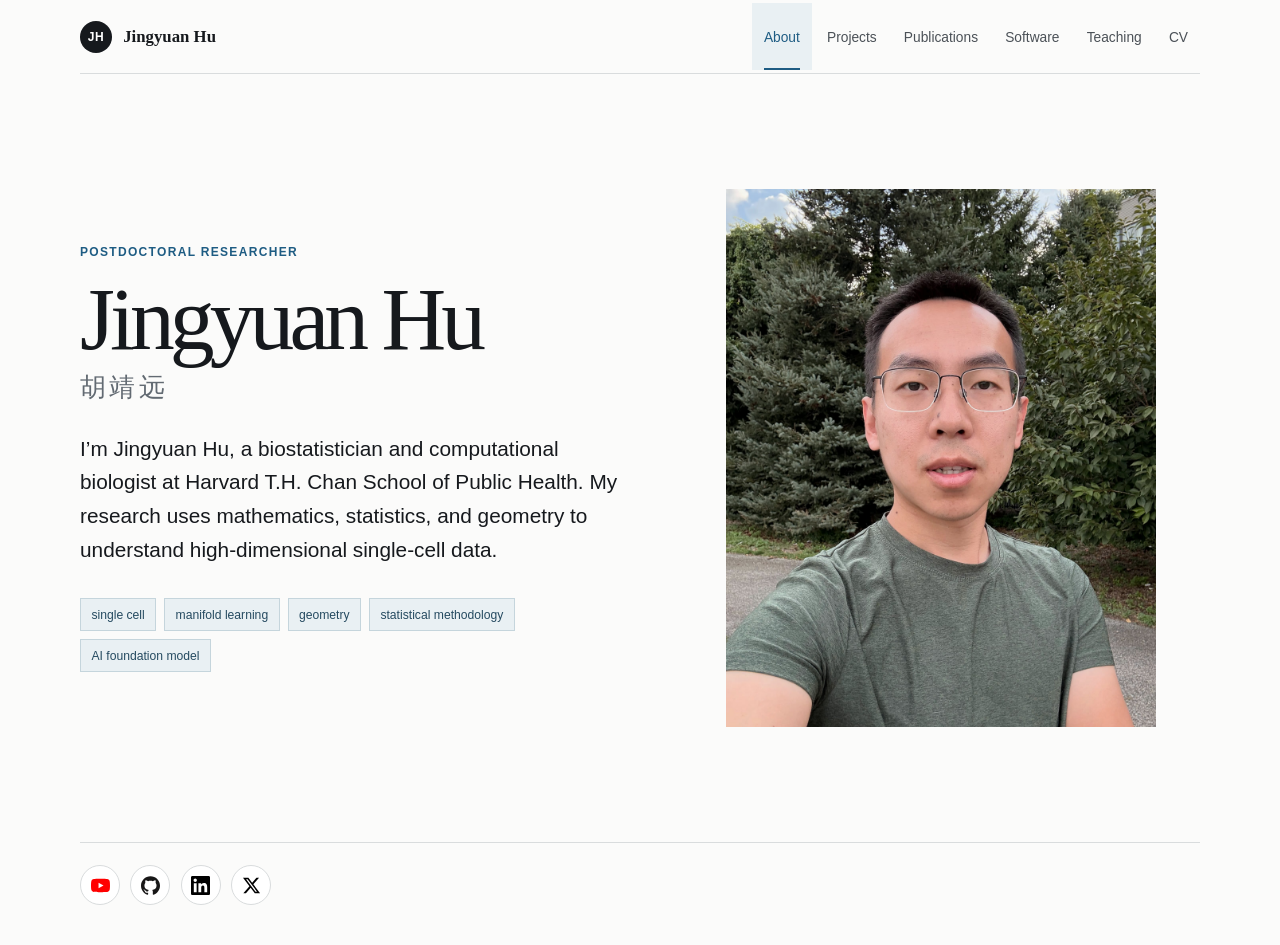
<file: index.html>
<!DOCTYPE html><html lang="en"><head><meta charSet="utf-8"/><meta name="viewport" content="width=device-width, initial-scale=1"/><link rel="stylesheet" href="/_next/static/css/index.BpbihxzP.css" data-rsc-css-href="/_next/static/css/index.BpbihxzP.css" data-precedence="vite-rsc/importer-resources"/><link rel="modulepreload" fetchPriority="low" href="/_next/static/chunks/index-BHy3mYv8-fm20260924.js"/><script src="/_next/static/chunks/rolldown-runtime-C60lm6uB-fm20260924.js" type="module" async=""></script><script src="/_next/static/chunks/framework-D_rUT4EX-fm20260924.js" type="module" async=""></script><link rel="modulepreload" href="/_next/static/chunks/layout-segment-context-BvZlkiPb-fm20260924.js" crossorigin=""/><link rel="modulepreload" href="/_next/static/chunks/page-B-BBnD4R-fm20260924.js" crossorigin=""/><title>Jingyuan Hu — Biostatistics &amp; Computational Biology</title><meta name="description" content="Jingyuan Hu is a biostatistician and computational biologist at Harvard T.H. Chan School of Public Health."/><meta name="robots" content="index, follow"/><link rel="canonical" href="https://jingyuanhu01.github.io"/><script type="application/ld+json">{"@context":"https://schema.org","@type":"ProfilePage","url":"https://jingyuanhu01.github.io/","mainEntity":{"@type":"Person","@id":"https://jingyuanhu01.github.io/#jingyuan-hu","name":"Jingyuan Hu","alternateName":"胡靖远","url":"https://jingyuanhu01.github.io/","image":"https://jingyuanhu01.github.io/jingyuan-hu-portrait-dim-3pct.jpg","jobTitle":"Postdoctoral Research Fellow","affiliation":{"@type":"Organization","name":"Harvard T.H. Chan School of Public Health","url":"https://hsph.harvard.edu/"},"alumniOf":[{"@type":"CollegeOrUniversity","name":"Baylor College of Medicine"},{"@type":"CollegeOrUniversity","name":"The George Washington University"}],"knowsAbout":["Biostatistics","Computational biology","Single-cell genomics","Manifold learning","Differential geometry","Random matrix theory","Biological foundation models"],"sameAs":["https://hsph.harvard.edu/profile/jingyuan-hu/","https://scholar.google.com/citations?user=uGrHkfoAAAAJ&hl=en","https://www.youtube.com/@JingyuanHu01","https://github.com/jingyuanhu01","https://www.linkedin.com/in/jingyuan-hu/","https://x.com/JasperHu1"]}}</script><script>Object.assign(((self[Symbol.for("vinext.navigationRuntime")]??={bootstrap:{routeManifest:null},functions:{}}).bootstrap.rsc??={rsc:[]}),{params:{},nav:{"pathname":"/","searchParams":[]}})</script><link rel="modulepreload" href="/_next/static/chunks/index-BHy3mYv8-fm20260924.js" />
</head><body><div class="page-shell"><div class="portfolio-tabs"><header class="site-header"><button class="wordmark" type="button" aria-label="Jingyuan Hu, home"><span class="monogram">JH</span><span>Jingyuan Hu</span></button><div class="site-tabs" role="tablist" aria-label="Portfolio sections"><button id="tab-about" type="button" role="tab" aria-selected="true" aria-controls="panel-about" tabindex="0" class="site-tab">about</button><button id="tab-projects" type="button" role="tab" aria-selected="false" aria-controls="panel-projects" tabindex="-1" class="site-tab">projects</button><button id="tab-publications" type="button" role="tab" aria-selected="false" aria-controls="panel-publications" tabindex="-1" class="site-tab">publications</button><button id="tab-software" type="button" role="tab" aria-selected="false" aria-controls="panel-software" tabindex="-1" class="site-tab">software</button><button id="tab-teaching" type="button" role="tab" aria-selected="false" aria-controls="panel-teaching" tabindex="-1" class="site-tab">teaching</button><button id="tab-cv" type="button" role="tab" aria-selected="false" aria-controls="panel-cv" tabindex="-1" class="site-tab">CV</button></div></header><main class="tab-stage"><div id="panel-about" role="tabpanel" aria-labelledby="tab-about" class="tab-panel"><section id="about" class="opening"><div class="intro-copy"><p class="overline">Postdoctoral researcher</p><h1>Jingyuan Hu <span>胡靖远</span></h1><p class="introduction">I’m Jingyuan Hu, a biostatistician and computational biologist at Harvard T.H. Chan School of Public Health. My research uses mathematics, statistics, and geometry to understand high-dimensional single-cell data.</p><ul class="keywords" aria-label="Research keywords"><li>single cell</li><li>manifold learning</li><li>geometry</li><li>statistical methodology</li><li>AI foundation model</li></ul></div><figure class="portrait"><img src="/jingyuan-hu-portrait-dim-3pct.jpg" alt="Jingyuan Hu outdoors"/></figure></section></div><div id="panel-projects" role="tabpanel" aria-labelledby="tab-projects" hidden="" class="tab-panel"><section id="projects" class="selected" aria-labelledby="projects-title"><div class="section-label"><p>Projects</p><h2 id="projects-title">Research interests</h2></div><div class="theme-list"><article class="has-thumbnail"><span>01</span><figure class="project-thumbnail"><img src="/project-single-cell-geometry.png" alt="Cell-state trajectories flowing across a curved manifold"/></figure><h3>Geometry of single-cell data</h3><p>I am interested in learning the manifold structure of single-cell gene-expression data and using differential geometry to understand cellular dynamics. This work includes FlowMap, a geometry-preserving method for embedding and interpreting RNA velocity.</p></article><article class="has-thumbnail"><span>02</span><figure class="project-thumbnail"><img src="/project-scaling-law.png" alt="Two information-scaling curves with observed data points"/></figure><h3>Scaling laws in single-cell data</h3><p>I am interested in how increasing dataset size relates to the amount of biological information that can be recovered. Using tools from random matrix theory, we develop scaling laws that characterize the behavior of representation learning in single-cell data.</p></article><article class="has-thumbnail"><span>03</span><figure class="project-thumbnail"><img src="/project-biological-foundation-models.png" alt="Regulatory elements and protein-DNA interactions encoded into clusters in a learned representation space"/></figure><h3>Biological foundation models</h3><p>I am interested in representation learning in biological foundation models. In particular, I study whether these models encode regulatory elements and their interactions within their learned embedding spaces.</p></article></div></section></div><div id="panel-publications" role="tabpanel" aria-labelledby="tab-publications" hidden="" class="tab-panel"><section id="publications" class="publication-section" aria-labelledby="publications-title"><div class="publication-intro"><div><p>Publications</p><h2 id="publications-title">Published work</h2></div><a href="https://scholar.google.com/citations?user=uGrHkfoAAAAJ&amp;hl=en" target="_blank" rel="noreferrer">Google Scholar ↗</a></div><div class="publication-list"><article><div class="publication-number"><span>01</span><time>2026</time></div><div><h3><a href="https://www.biorxiv.org/content/10.64898/2026.09.21.753192v1" target="_blank" rel="noreferrer">FlowMap: Geometry Dynamics Consistent Embedding of RNA Velocity for Interpretable Cellular Trajectories</a></h3><p class="authors"><strong>Jingyuan Hu</strong>, Harinder Singh, Jishnu Das, Luca Pinello, Rong Ma</p><p class="venue">bioRxiv preprint · doi:10.64898/2026.09.21.753192</p></div></article><article><div class="publication-number"><span>02</span><time>2026</time></div><div><h3><a href="https://scholar.google.com/citations?view_op=view_citation&amp;hl=en&amp;user=uGrHkfoAAAAJ&amp;citation_for_view=uGrHkfoAAAAJ:YsMSGLbcyi4C" target="_blank" rel="noreferrer">Uncovering smooth structures in single-cell data with neighbor embeddings guided by predictability-computability-stability</a></h3><p class="authors">Rong Ma, Xi Li, <strong>Jingyuan Hu</strong>, Bin Yu</p><p class="venue">Patterns 7(8), 101621</p></div></article><article><div class="publication-number"><span>03</span><time>2022</time></div><div><h3><a href="https://scholar.google.com/citations?view_op=view_citation&amp;hl=en&amp;user=uGrHkfoAAAAJ&amp;citation_for_view=uGrHkfoAAAAJ:zYLM7Y9cAGgC" target="_blank" rel="noreferrer">Chemotherapy coupled to macrophage inhibition induces T-cell and B-cell infiltration and durable regression in triple-negative breast cancer</a></h3><p class="authors">Swarnima Singh, Nigel Lee, Diego A Pedroza, Igor L Bado, Clark Hamor, Licheng Zhang, Sergio Aguirre, <strong>Jingyuan Hu</strong>, Yichao Shen, Yitian Xu, Yang Gao, Na Zhao, Shu-Hsia Chen, Ying-Wooi Wan, Zhandong Liu, Jeffrey T Chang, Daniel Hollern, Charles M Perou, Xiang HF Zhang, Jeffrey M Rosen</p><p class="venue">Cancer Research 82(12), 2281–2297</p></div></article><article><div class="publication-number"><span>04</span><time>2021</time></div><div><h3><a href="https://scholar.google.com/citations?view_op=view_citation&amp;hl=en&amp;user=uGrHkfoAAAAJ&amp;citation_for_view=uGrHkfoAAAAJ:9yKSN-GCB0IC" target="_blank" rel="noreferrer">The bone microenvironment invigorates metastatic seeds for further dissemination</a></h3><p class="authors">Weijie Zhang, Igor L Bado, <strong>Jingyuan Hu</strong>, Ying-Wooi Wan, Ling Wu, Hai Wang, Yang Gao, Hyun-Hwan Jeong, Zhan Xu, Xiaoxin Hao, Bree M Lege, Rami Al-Ouran, Lucian Li, Jiasong Li, Liqun Yu, Swarnima Singh, Hin Ching Lo, Muchun Niu, Jun Liu, Weiyu Jiang, Yi Li, Stephen TC Wong, Chonghui Cheng, Zhandong Liu, Xiang H-F Zhang</p><p class="venue">Cell 184(9), 2471–2486.e20</p></div></article><article><div class="publication-number"><span>05</span><time>2021</time></div><div><h3><a href="https://scholar.google.com/citations?view_op=view_citation&amp;hl=en&amp;user=uGrHkfoAAAAJ&amp;citation_for_view=uGrHkfoAAAAJ:qjMakFHDy7sC" target="_blank" rel="noreferrer">The bone microenvironment increases phenotypic plasticity of ER+ breast cancer cells</a></h3><p class="authors">Igor L Bado, Weijie Zhang, <strong>Jingyuan Hu</strong>, Zhan Xu, Hai Wang, Poonam Sarkar, Lucian Li, Ying-Wooi Wan, Jun Liu, William Wu, Hin Ching Lo, Ik Sun Kim, Swarnima Singh, Mahnaz Janghorban, Aaron M Muscarella, Amit Goldstein, Purba Singh, Hyun-Hwan Jeong, Chaozhong Liu, Rachel Schiff, Shixia Huang, Matthew J Ellis, M Waleed Gaber, Zbigniew Gugala, Zhandong Liu, Xiang H-F Zhang</p><p class="venue">Developmental Cell 56(8), 1100–1117.e9</p></div></article><article><div class="publication-number"><span>06</span><time>2021</time></div><div><h3><a href="https://scholar.google.com/citations?view_op=view_citation&amp;hl=en&amp;user=uGrHkfoAAAAJ&amp;citation_for_view=uGrHkfoAAAAJ:d1gkVwhDpl0C" target="_blank" rel="noreferrer">Benchmarked approaches for reconstruction of in vitro cell lineages and in silico models of C. elegans and M. musculus developmental trees</a></h3><p class="authors">Wuming Gong, Alejandro A Granados, <strong>Jingyuan Hu</strong>, Matthew G Jones, Ofir Raz, Irepan Salvador-Martínez, Hanrui Zhang, Ke-Huan K Chow, Il-Youp Kwak, Renata Retkute, Alisa Prusokiene, Augustinas Prusokas, Alex Khodaverdian, Richard Zhang, Suhas Rao, Robert Wang, Phil Rennert, Vangala G Saipradeep, Naveen Sivadasan, Aditya Rao, Thomas Joseph, Rajgopal Srinivasan, Jiajie Peng, Lu Han, Xuequn Shang, Daniel J Garry, Thomas Yu, Verena Chung, Michael Mason, Zhandong Liu, Yuanfang Guan, Nir Yosef, Jay Shendure, Maximilian J Telford, Ehud Shapiro, Michael B Elowitz, Pablo Meyer</p><p class="venue">Cell Systems 12(8), 810–826.e4</p></div></article><article><div class="publication-number"><span>07</span><time>2017</time></div><div><h3><a href="https://scholar.google.com/citations?view_op=view_citation&amp;hl=en&amp;user=uGrHkfoAAAAJ&amp;citation_for_view=uGrHkfoAAAAJ:u5HHmVD_uO8C" target="_blank" rel="noreferrer">Interactive analysis of Long-read RNA isoforms with Iso-Seq Browser</a></h3><p class="authors"><strong>Jingyuan Hu</strong>, Prech Uapinyoying, Jeremy Goecks</p><p class="venue">bioRxiv, 102905</p></div></article></div></section></div><div id="panel-software" role="tabpanel" aria-labelledby="tab-software" hidden="" class="tab-panel"><section id="software" class="software-section" aria-labelledby="software-title"><figure class="software-visual"><img src="/flowmap-overview.png" alt="FlowMap overview: single-cell expression and velocity are embedded, projected, and analyzed geometrically"/><figcaption>FlowMap overview schematic</figcaption></figure><div class="software-copy"><p class="software-label">Software</p><h2 id="software-title">FlowMap</h2><p class="software-description">FlowMap embeds single-cell gene expression and RNA velocity data into a smooth low-dimensional geometry where cell-state flow can be visualized, compared, and analyzed.</p><ul class="software-tags" aria-label="FlowMap capabilities"><li>RNA velocity</li><li>manifold geometry</li><li>trajectory analysis</li></ul><div class="software-links"><a href="https://flowmap.readthedocs.io/en/latest/index.html" target="_blank" rel="noreferrer">Documentation ↗</a><a href="https://flowmap.readthedocs.io/en/latest/tutorials/index.html" target="_blank" rel="noreferrer">Tutorials ↗</a><a href="https://github.com/jingyuanhu01/flowmap" target="_blank" rel="noreferrer">GitHub ↗</a></div></div></section></div><div id="panel-teaching" role="tabpanel" aria-labelledby="tab-teaching" hidden="" class="tab-panel"><section id="teaching" class="teaching-section" aria-label="Teaching"><p class="channel-label">My YouTube channel:</p><a class="youtube-channel" href="https://www.youtube.com/@JingyuanHu01" target="_blank" rel="noreferrer"><img src="/youtube.svg" alt=""/><span>@JingyuanHu01</span></a><div class="teaching-note"><p>I’m enthusiastic about learning new things—especially mathematics—and I enjoy sharing that process with others. Modern computational biology draws on many branches of mathematics, often intersecting with genomics in unexpected ways. I see mathematics as a practical set of tools, and I taught myself much of what I use through YouTube. That experience showed me how freely shared knowledge can help anyone build expertise and expand their understanding far beyond formal training.</p></div><p class="series-label">Video series:</p><ol class="playlist-list"><li><a href="https://www.youtube.com/playlist?list=PLMN6Z5k5serc" target="_blank" rel="noreferrer">Random Matrix Theory (RMT)</a></li><li><a href="https://www.youtube.com/playlist?list=PLdMM2W7mxqIYZ99-Lj5fV_Nl19bpTn8fk" target="_blank" rel="noreferrer">Stochastic Processes and PDEs</a></li><li><a href="https://www.youtube.com/playlist?list=PLdMM2W7mxqIZ0oKvuowIQNnCOcqCTrza6" target="_blank" rel="noreferrer">Visually Explained</a></li><li><a href="https://www.youtube.com/playlist?list=PLdMM2W7mxqIahELyouRQk1uqqnoZgAEng" target="_blank" rel="noreferrer">Dimensionality Reduction</a></li><li><a href="https://www.youtube.com/playlist?list=PLdMM2W7mxqIYDURvh37jLz8sd8sDjonk5" target="_blank" rel="noreferrer">Nonlinear Statistical Learning</a></li></ol></section></div><div id="panel-cv" role="tabpanel" aria-labelledby="tab-cv" hidden="" class="tab-panel"><section id="cv" class="cv-section" aria-labelledby="cv-title"><h2 id="cv-title">CV</h2><div class="cv-summary"><section class="cv-group" aria-labelledby="postdoctoral-training-title"><h3 id="postdoctoral-training-title">Postdoctoral training</h3><article class="cv-entry"><div><strong>Harvard T.H. Chan School of Public Health</strong><span>Postdoctoral Research Fellow</span><span>Advisor: Rong Ma</span></div><time>2025–present</time></article><article class="cv-entry"><div><strong>Dana-Farber Cancer Institute</strong><span>Postdoctoral Research Fellow</span><span>Advisor: Sahand Hormoz</span></div><time>2023–2024</time></article></section><section class="cv-group" aria-labelledby="education-title"><h3 id="education-title">Education</h3><article class="cv-entry"><div><strong>Baylor College of Medicine</strong><span>Ph.D., Quantitative and Computational Biosciences</span><span>Advisor: Zhandong Liu</span></div><time>2022</time></article><article class="cv-entry"><div><strong>The George Washington University</strong><span>B.S., Biological Sciences</span><span>Advisor: Jeremy Goecks</span></div><time>2016</time></article></section><p class="cv-contact"><a href="mailto:jingyuanhu@hsph.harvard.edu">jingyuanhu@hsph.harvard.edu</a></p></div></section></div></main><footer><nav class="social-links" aria-label="Social profiles"><a href="https://www.youtube.com/@JingyuanHu01" target="_blank" rel="noreferrer" aria-label="YouTube" title="YouTube"><img src="/youtube.svg" alt=""/></a><a href="https://github.com/jingyuanhu01" target="_blank" rel="noreferrer" aria-label="GitHub" title="GitHub"><img src="/github.svg" alt=""/></a><a href="https://www.linkedin.com/in/jingyuan-hu/" target="_blank" rel="noreferrer" aria-label="LinkedIn" title="LinkedIn"><img src="/linkedin.svg" alt=""/></a><a href="https://x.com/JasperHu1" target="_blank" rel="noreferrer" aria-label="X" title="X"><img src="/x.svg" alt=""/></a></nav></footer></div></div><script type="module" src="/_next/static/chunks/index-BHy3mYv8-fm20260924.js" id="_R_" async=""></script><script>((self[Symbol.for("vinext.navigationRuntime")]??={bootstrap:{routeManifest:null},functions:{}}).bootstrap.rsc??={rsc:[]}).rsc.push("3:I[\"c5beb10df826\",[],\"Children\",1]\n")</script><script>((self[Symbol.for("vinext.navigationRuntime")]??={bootstrap:{routeManifest:null},functions:{}}).bootstrap.rsc??={rsc:[]}).rsc.push("4:I[\"0dc7e6a5ccb2\",[],\"GlobalErrorBoundary\",1]\n")</script><script>((self[Symbol.for("vinext.navigationRuntime")]??={bootstrap:{routeManifest:null},functions:{}}).bootstrap.rsc??={rsc:[]}).rsc.push("5:I[\"610eead2fe97\",[],\"default\",1]\n")</script><script>((self[Symbol.for("vinext.navigationRuntime")]??={bootstrap:{routeManifest:null},functions:{}}).bootstrap.rsc??={rsc:[]}).rsc.push("6:I[\"0dc7e6a5ccb2\",[],\"ErrorBoundary\",1]\n")</script><script>((self[Symbol.for("vinext.navigationRuntime")]??={bootstrap:{routeManifest:null},functions:{}}).bootstrap.rsc??={rsc:[]}).rsc.push("7:I[\"8c444080ebb8\",[],\"LayoutSegmentProvider\",1]\n")</script><script>((self[Symbol.for("vinext.navigationRuntime")]??={bootstrap:{routeManifest:null},functions:{}}).bootstrap.rsc??={rsc:[]}).rsc.push("8:I[\"c5beb10df826\",[],\"Slot\",1]\n")</script><script>((self[Symbol.for("vinext.navigationRuntime")]??={bootstrap:{routeManifest:null},functions:{}}).bootstrap.rsc??={rsc:[]}).rsc.push("9:I[\"0dc7e6a5ccb2\",[],\"NotFoundBoundary\",1]\n")</script><script>((self[Symbol.for("vinext.navigationRuntime")]??={bootstrap:{routeManifest:null},functions:{}}).bootstrap.rsc??={rsc:[]}).rsc.push("a:I[\"40fe166cc87b\",[],\"AppRouterScrollTarget\",1]\n")</script><script>((self[Symbol.for("vinext.navigationRuntime")]??={bootstrap:{routeManifest:null},functions:{}}).bootstrap.rsc??={rsc:[]}).rsc.push("b:I[\"0dc7e6a5ccb2\",[],\"RedirectBoundary\",1]\n")</script><script>((self[Symbol.for("vinext.navigationRuntime")]??={bootstrap:{routeManifest:null},functions:{}}).bootstrap.rsc??={rsc:[]}).rsc.push(":HL[\"/_next/static/css/index.BpbihxzP.css\",\"style\"     ]\n")</script><script>((self[Symbol.for("vinext.navigationRuntime")]??={bootstrap:{routeManifest:null},functions:{}}).bootstrap.rsc??={rsc:[]}).rsc.push("2:T451,")</script><script>((self[Symbol.for("vinext.navigationRuntime")]??={bootstrap:{routeManifest:null},functions:{}}).bootstrap.rsc??={rsc:[]}).rsc.push("{\"@context\":\"https://schema.org\",\"@type\":\"ProfilePage\",\"url\":\"https://jingyuanhu01.github.io/\",\"mainEntity\":{\"@type\":\"Person\",\"@id\":\"https://jingyuanhu01.github.io/#jingyuan-hu\",\"name\":\"Jingyuan Hu\",\"alternateName\":\"胡靖远\",\"url\":\"https://jingyuanhu01.github.io/\",\"image\":\"https://jingyuanhu01.github.io/jingyuan-hu-portrait-dim-3pct.jpg\",\"jobTitle\":\"Postdoctoral Research Fellow\",\"affiliation\":{\"@type\":\"Organization\",\"name\":\"Harvard T.H. Chan School of Public Health\",\"url\":\"https://hsph.harvard.edu/\"},\"alumniOf\":[{\"@type\":\"CollegeOrUniversity\",\"name\":\"Baylor College of Medicine\"},{\"@type\":\"CollegeOrUniversity\",\"name\":\"The George Washington University\"}],\"knowsAbout\":[\"Biostatistics\",\"Computational biology\",\"Single-cell genomics\",\"Manifold learning\",\"Differential geometry\",\"Random matrix theory\",\"Biological foundation models\"],\"sameAs\":[\"https://hsph.harvard.edu/profile/jingyuan-hu/\",\"https://scholar.google.com/citations?user=uGrHkfoAAAAJ\u0026hl=en\",\"https://www.youtube.com/@JingyuanHu01\",\"https://github.com/jingyuanhu01\",\"https://www.linkedin.com/in/jingyuan-hu/\",\"https://x.com/JasperHu1\"]}}")</script><script>((self[Symbol.for("vinext.navigationRuntime")]??={bootstrap:{routeManifest:null},functions:{}}).bootstrap.rsc??={rsc:[]}).rsc.push("0:{\"page:/\":\"$L1\",\"layout:/\":[[[\"$\",\"link\",\"css:/_next/static/css/index.BpbihxzP.css\",{\"rel\":\"stylesheet\",\"precedence\":\"vite-rsc/importer-resources\",\"href\":\"/_next/static/css/index.BpbihxzP.css\",\"data-rsc-css-href\":\"/_next/static/css/index.BpbihxzP.css\"}],\"$undefined\"],[\"$\",\"html\",null,{\"lang\":\"en\",\"children\":[[\"$\",\"head\",null,{\"children\":[\"$\",\"script\",null,{\"type\":\"application/ld+json\",\"dangerouslySetInnerHTML\":{\"__html\":\"$2\"}}]}],[\"$\",\"body\",null,{\"children\":[\"$\",\"$L3\",null,{}]}]]}]],\"route:/\":[[[\"$\",\"meta\",null,{\"charSet\":\"utf-8\"}],[[\"$\",\"title\",\"0\",{\"children\":\"Jingyuan Hu — Biostatistics \u0026 Computational Biology\"}],[\"$\",\"meta\",\"1\",{\"name\":\"description\",\"content\":\"Jingyuan Hu is a biostatistician and computational biologist at Harvard T.H. Chan School of Public Health.\"}],[\"$\",\"meta\",\"2\",{\"name\":\"robots\",\"content\":\"index, follow\"}],[\"$\",\"link\",\"3\",{\"rel\":\"canonical\",\"href\":\"https://jingyuanhu01.github.io\"}]],[[\"$\",\"meta\",\"0\",{\"name\":\"viewport\",\"content\":\"width=device-width, initial-scale=1\"}]]],[\"$\",\"$L4\",null,{\"fallback\":\"$5\",\"children\":[\"$\",\"$L6\",null,{\"fallback\":\"$5\",\"children\":[\"$\",\"$L7\",null,{\"providerId\":\"layout:/\",\"segmentMap\":{\"children\":[]},\"children\":[\"$\",\"$L8\",null,{\"id\":\"layout:/\",\"parallelSlots\":\"$undefined\",\"children\":[\"$\",\"$L9\",null,{\"resetKey\":\"\",\"fallback\":[[\"$\",\"title\",null,{\"children\":\"404: This page could not be found.\"}],[\"$\",\"div\",null,{\"style\":{\"fontFamily\":\"system-ui,\\\"Segoe UI\\\",Roboto,Helvetica,Arial,sans-serif,\\\"Apple Color Emoji\\\",\\\"Segoe UI Emoji\\\"\",\"height\":\"100vh\",\"textAlign\":\"center\",\"display\":\"flex\",\"flexDirection\":\"column\",\"alignItems\":\"center\",\"justifyContent\":\"center\"},\"children\":[\"$\",\"div\",null,{\"children\":[[\"$\",\"style\",null,{\"dangerouslySetInnerHTML\":{\"__html\":\"body{color:#000;background:#fff;margin:0}.next-error-h1{border-right:1px solid rgba(0,0,0,.3)}@media (prefers-color-scheme:dark){body{color:#fff;background:#000}.next-error-h1{border-right:1px solid rgba(255,255,255,.3)}}\"}}],[\"$\",\"h1\",null,{\"className\":\"next-error-h1\",\"style\":{\"display\":\"inline-block\",\"margin\":\"0 20px 0 0\",\"padding\":\"0 23px 0 0\",\"fontSize\":24,\"fontWeight\":500,\"verticalAlign\":\"top\",\"lineHeight\":\"49px\"},\"children\":404}],[\"$\",\"div\",null,{\"style\":{\"display\":\"inline-block\"},\"children\":[\"$\",\"h2\",null,{\"style\":{\"fontSize\":14,\"fontWeight\":400,\"lineHeight\":\"49px\",\"margin\":0},\"children\":\"This page could not be found.\"}]}]]}]}]],\"children\":[\"$\",\"$La\",null,{\"children\":[\"$\",\"$Lb\",null,{\"children\":[[\"$\",\"$L7\",null,{\"providerId\":\"page:/\",\"segmentMap\":{\"children\":[\"__PAGE__\"]},\"children\":[\"$\",\"$L8\",null,{\"id\":\"page:/\"}]}],null]}]}]}]}]}]}]}],null,null],\"__route\":\"route:/\",\"__interceptionContext\":null,\"__layoutIds\":[\"layout:/\"],\"__rootLayout\":\"/\",\"__bfcacheSegmentIdentities\":{\"layout:/\":\"[\\\"layout\\\",\\\"layout:/\\\",\\\"root-boundary:/\\\",\\\"\\\"]\",\"page:/\":\"[\\\"page\\\",\\\"page:/\\\",\\\"root-boundary:/\\\",\\\"\\\"]\"},\"__srcPage\":[\"page\"],\"__layoutFlags\":{\"layout:/\":\"s\"},\"__artifactCompatibility\":{\"schemaVersion\":1,\"graphVersion\":\"app-route-graph:1177fd80f83fa7b0\",\"deploymentVersion\":\"532dd485-05bf-4878-9ba2-0eea1996d0e0\",\"appElementsSchemaVersion\":1,\"rscPayloadSchemaVersion\":1,\"rootBoundaryId\":\"/\",\"renderEpoch\":null}}\n")</script><script>((self[Symbol.for("vinext.navigationRuntime")]??={bootstrap:{routeManifest:null},functions:{}}).bootstrap.rsc??={rsc:[]}).rsc.push("c:I[\"6efdf509a785\",[],\"default\",1]\n")</script><script>((self[Symbol.for("vinext.navigationRuntime")]??={bootstrap:{routeManifest:null},functions:{}}).bootstrap.rsc??={rsc:[]}).rsc.push("1:[\"$\",\"$Lc\",null,{\"params\":\"$@d\",\"searchParams\":\"$@e\"}]\n")</script><script>((self[Symbol.for("vinext.navigationRuntime")]??={bootstrap:{routeManifest:null},functions:{}}).bootstrap.rsc??={rsc:[]}).rsc.push("d:{}\n")</script><script>((self[Symbol.for("vinext.navigationRuntime")]??={bootstrap:{routeManifest:null},functions:{}}).bootstrap.rsc??={rsc:[]}).rsc.push("e:{}\n")</script><script>Object.assign(((self[Symbol.for("vinext.navigationRuntime")]??={bootstrap:{routeManifest:null},functions:{}}).bootstrap.rsc??={rsc:[]}),{"initialCacheKind":"dynamic"});((self[Symbol.for("vinext.navigationRuntime")]??={bootstrap:{routeManifest:null},functions:{}}).bootstrap.rsc??={rsc:[]}).done=true</script></body></html>
</file>
<file: _next/static/css/index.BpbihxzP.css>
:root{--paper:#fbfbfa;--ink:#16191d;--muted:#626a72;--line:#d9dcdd;--blue:#1e5c83;--pale-blue:#e9f0f3;--accent:#d8f05a;--serif:"Iowan Old Style", "Palatino Linotype", Palatino, Georgia, serif;--sans:Arial, Helvetica, sans-serif}*{box-sizing:border-box}html{scroll-behavior:smooth}body{background:var(--paper);color:var(--ink);font-family:var(--sans);margin:0;font-size:16px;line-height:1.5}a{color:inherit;text-decoration:none}a:focus-visible{outline:2px solid var(--blue);outline-offset:4px}.page-shell{width:min(100% - 40px,1120px);margin:0 auto}.portfolio-tabs{display:block}.tab-stage{min-height:650px}.tab-panel{font-size:1rem;animation:.18s ease-out panel-in}@keyframes panel-in{0%{opacity:0;transform:translateY(5px)}to{opacity:1;transform:translateY(0)}}.site-header{border-bottom:1px solid var(--line);justify-content:space-between;align-items:center;gap:2rem;min-height:74px;display:flex}.wordmark{color:inherit;font-family:var(--serif);cursor:pointer;background:0 0;border:0;align-items:center;gap:.7rem;padding:0;font-size:1.05rem;font-weight:600;display:flex}.monogram{background:var(--ink);color:#fff;width:32px;height:32px;font:700 .75rem var(--sans);letter-spacing:.04em;border-radius:50%;place-items:center;display:grid}.site-tabs{background:0 0;border-radius:0;align-items:stretch;gap:.2rem;width:auto;height:auto;padding:0;display:flex}.site-tab{color:#4b5157;height:auto;font:400 .86rem var(--sans);text-transform:capitalize;cursor:pointer;background:0 0;border:0;border-radius:0;flex:none;padding:1.7rem .75rem 1.55rem;position:relative}.site-tab:hover,.site-tab[aria-selected=true]{background:var(--pale-blue);color:var(--blue)}.site-tab[aria-selected=true]:after{opacity:1}.site-tab:after{content:"";background:var(--blue);opacity:0;height:2px;position:absolute;bottom:0;left:.75rem;right:.75rem}.opening{border-bottom:1px solid var(--line);grid-template-columns:1.08fr .92fr;align-items:center;gap:clamp(3rem,7vw,7rem);min-height:585px;padding:clamp(4rem,9vw,8rem) 0;display:grid}.overline{color:var(--blue);letter-spacing:.11em;text-transform:uppercase;margin:0 0 1rem;font-size:.75rem;font-weight:700}h1{font:400 clamp(3.5rem, 7vw, 6.35rem)/.94 var(--serif);letter-spacing:-.055em;margin:0 0 2rem}h1 span{color:var(--muted);font:400 .29em/1 var(--sans);letter-spacing:.13em;margin-top:.75rem;display:block}.introduction{max-width:670px;margin:0;font-size:clamp(1.05rem,1.7vw,1.3rem);line-height:1.62}.keywords{flex-wrap:wrap;gap:.5rem;margin:2rem 0 0;padding:0;list-style:none;display:flex}.keywords li{background:var(--pale-blue);color:#254a60;border:1px solid #c5d5dc;padding:.4rem .65rem;font-size:.76rem}.portrait{align-self:center;width:min(100%,430px);margin:0;position:relative}.portrait img{aspect-ratio:4/5;object-fit:cover;object-position:center;width:100%;display:block}.selected{border-bottom:1px solid var(--line);grid-template-columns:.35fr 1fr;gap:4rem;padding:4.5rem 0;display:grid}.section-label p{color:var(--blue);letter-spacing:.1em;text-transform:uppercase;margin:0 0 .45rem;font-size:.75rem;font-weight:700}h2{font:400 clamp(2rem, 4vw, 3.25rem)/1 var(--serif);letter-spacing:-.035em;margin:0}.theme-list{border-top:1px solid var(--ink)}.theme-list article{border-bottom:1px solid var(--line);grid-template-columns:42px .68fr 1fr;align-items:start;gap:1.25rem;padding:1.25rem 0;display:grid}.theme-list article>span{color:var(--blue);font-size:.75rem}.theme-list h3{font:400 1.25rem var(--serif);margin:0}.theme-list p{color:var(--muted);margin:0;font-size:.86rem}.project-thumbnail{aspect-ratio:16/10;grid-area:1/2/span 2;margin:0}.project-thumbnail img{object-fit:contain;width:100%;height:100%;display:block}.theme-list article.has-thumbnail>h3{grid-area:1/3}.theme-list article.has-thumbnail>p{grid-area:2/3}.publication-section{border-bottom:1px solid var(--line);padding:4.5rem 0;scroll-margin-top:1rem}.publication-intro{justify-content:space-between;align-items:end;gap:2rem;margin-bottom:2.5rem;display:flex}.publication-intro p{color:var(--blue);letter-spacing:.1em;text-transform:uppercase;margin:0 0 .45rem;font-size:.75rem;font-weight:700}.publication-intro>a{color:var(--blue);border-bottom:1px solid;flex:none;padding-bottom:.15rem;font-size:.8rem}.publication-list{border-top:1px solid var(--ink)}.publication-list article{border-bottom:1px solid var(--line);grid-template-columns:82px minmax(0,1fr);gap:1.5rem;padding:1.5rem 0;display:grid}.publication-number{color:var(--blue);flex-direction:column;gap:.75rem;font-size:.75rem;display:flex}.publication-number time{color:var(--muted)}.publication-list h3{max-width:860px;font:400 1.28rem/1.25 var(--serif);margin:0 0 .7rem}.publication-list h3 a:hover{color:var(--blue)}.publication-list .authors{max-width:900px;color:var(--muted);margin:0 0 .45rem;font-size:.78rem;line-height:1.55}.publication-list .authors strong{color:var(--ink);font-weight:700}.publication-list .venue{color:var(--blue);margin:0;font-size:.78rem;font-style:italic}.software-section{border-bottom:1px solid var(--line);grid-template-columns:.95fr 1.05fr;align-items:center;gap:clamp(2.5rem,6vw,6rem);padding:4.5rem 0;scroll-margin-top:1rem;display:grid}.software-visual{margin:0}.software-visual img{border:1px solid var(--line);background:#fff;width:100%;padding:1rem;display:block}.software-visual figcaption{color:var(--muted);margin-top:.7rem;font-size:.75rem}.software-label{color:var(--blue);letter-spacing:.1em;text-transform:uppercase;margin:0 0 .45rem;font-size:.75rem;font-weight:700}.software-description{color:#343a40;max-width:560px;margin:1.5rem 0 0;font-size:1.05rem;line-height:1.65}.software-tags{flex-wrap:wrap;gap:.5rem;margin:1.5rem 0;padding:0;list-style:none;display:flex}.software-tags li{background:var(--pale-blue);color:#254a60;border:1px solid #c5d5dc;padding:.4rem .65rem;font-size:.76rem}.software-links{flex-wrap:wrap;gap:1rem 1.5rem;margin-top:1.5rem;display:flex}.software-links a{color:var(--blue);border-bottom:1px solid;padding-bottom:.15rem;font-size:.8rem}.teaching-section{border-bottom:1px solid var(--line);padding:4.5rem 0;scroll-margin-top:1rem}.channel-label{color:var(--muted);text-align:center;margin:0 0 .35rem;font-size:.85rem}.youtube-channel{width:fit-content;color:var(--ink);font:500 1.15rem/1 var(--sans);justify-content:center;align-items:center;gap:.85rem;margin:0 auto 2.5rem;padding:.6rem 1.1rem .8rem;display:flex}.youtube-channel img{width:2rem;height:2rem}.youtube-channel span{border-bottom:1px solid;padding-bottom:.18rem}.teaching-note{border-top:1px solid var(--ink);border-bottom:1px solid var(--line);margin:0 0 3rem;padding:1.5rem 0}.teaching-note p{color:#343a40;max-width:760px;margin:0 auto;font-size:1rem;line-height:1.7}.series-label{max-width:760px;color:var(--muted);margin:0 auto .75rem;font-size:.85rem}.playlist-list{border-top:1px solid var(--ink);max-width:760px;margin:0 auto;padding:0;list-style:none}.playlist-list li{border-bottom:1px solid var(--line)}.playlist-list a{font:400 1.25rem/1.3 var(--serif);padding:1.25rem 0;transition:color .16s,padding-left .16s;display:block}.playlist-list a:hover{color:var(--blue);padding-left:.4rem}.cv-section{border-bottom:1px solid var(--line);grid-template-columns:.35fr 1fr;align-items:start;gap:4rem;padding:4.5rem 0;scroll-margin-top:1rem;display:grid}.cv-summary{border-top:1px solid var(--ink)}.cv-group{border-bottom:1px solid var(--line);padding:1.5rem 0 2.25rem}.cv-group h3{color:var(--blue);letter-spacing:.08em;text-transform:uppercase;margin:0 0 .65rem;font-size:.875rem;font-weight:700}.cv-entry{grid-template-columns:minmax(0,1fr) auto;gap:2rem;padding:.85rem 0;display:grid}.cv-entry>div{flex-direction:column;gap:.2rem;display:flex}.cv-entry strong{font:400 1.1rem/1.3 var(--serif)}.cv-entry span,.cv-entry time{color:var(--muted);font-size:.875rem}.cv-entry time{white-space:nowrap}.cv-contact{color:var(--muted);margin:1.5rem 0 0;font-size:.875rem}.cv-contact a{color:var(--blue);border-bottom:1px solid;padding-bottom:.1rem}.cv-contact a:hover{color:var(--ink)}footer{color:var(--muted);justify-content:flex-start;padding:1.4rem 0 2.5rem;display:flex}footer p{margin:0}.social-links{gap:.65rem;display:flex}.social-links a{border:1px solid var(--line);background:#fff;border-radius:50%;place-items:center;width:40px;height:40px;transition:background .16s,border-color .16s,transform .16s;display:grid}.social-links a:hover{background:var(--pale-blue);border-color:#aeb7bc;transform:translateY(-1px)}.social-links img{width:19px;height:19px}@media (max-width:820px){.site-header{align-items:flex-start;padding:1rem 0}.site-tabs{flex-wrap:wrap;justify-content:flex-end}.site-tab{padding:.7rem .6rem .8rem}.opening{grid-template-columns:1fr;gap:3rem;padding:4rem 0}.portrait{justify-self:start;width:min(100%,430px)}.selected{grid-template-columns:1fr;gap:2rem}.publication-intro{align-items:flex-start}.software-section{grid-template-columns:1fr}.software-visual{width:min(100%,560px)}.cv-section{grid-template-columns:1fr;gap:1.5rem}}@media (max-width:560px){.page-shell{width:min(100% - 28px,1120px)}.site-header{display:block}.site-tabs{flex-wrap:nowrap;justify-content:flex-start;width:100%;margin-top:1rem;overflow-x:auto}h1{font-size:3.7rem}.theme-list article{grid-template-columns:34px 1fr}.theme-list article.has-thumbnail>.project-thumbnail,.theme-list article.has-thumbnail>h3,.theme-list article.has-thumbnail>p{grid-area:auto/2}.theme-list p{grid-column:2}.publication-intro{flex-direction:column;gap:1rem}.publication-list article{grid-template-columns:48px minmax(0,1fr);gap:.8rem}.cv-entry{grid-template-columns:1fr;gap:.25rem}footer{flex-direction:column;gap:.35rem}}
</file>
